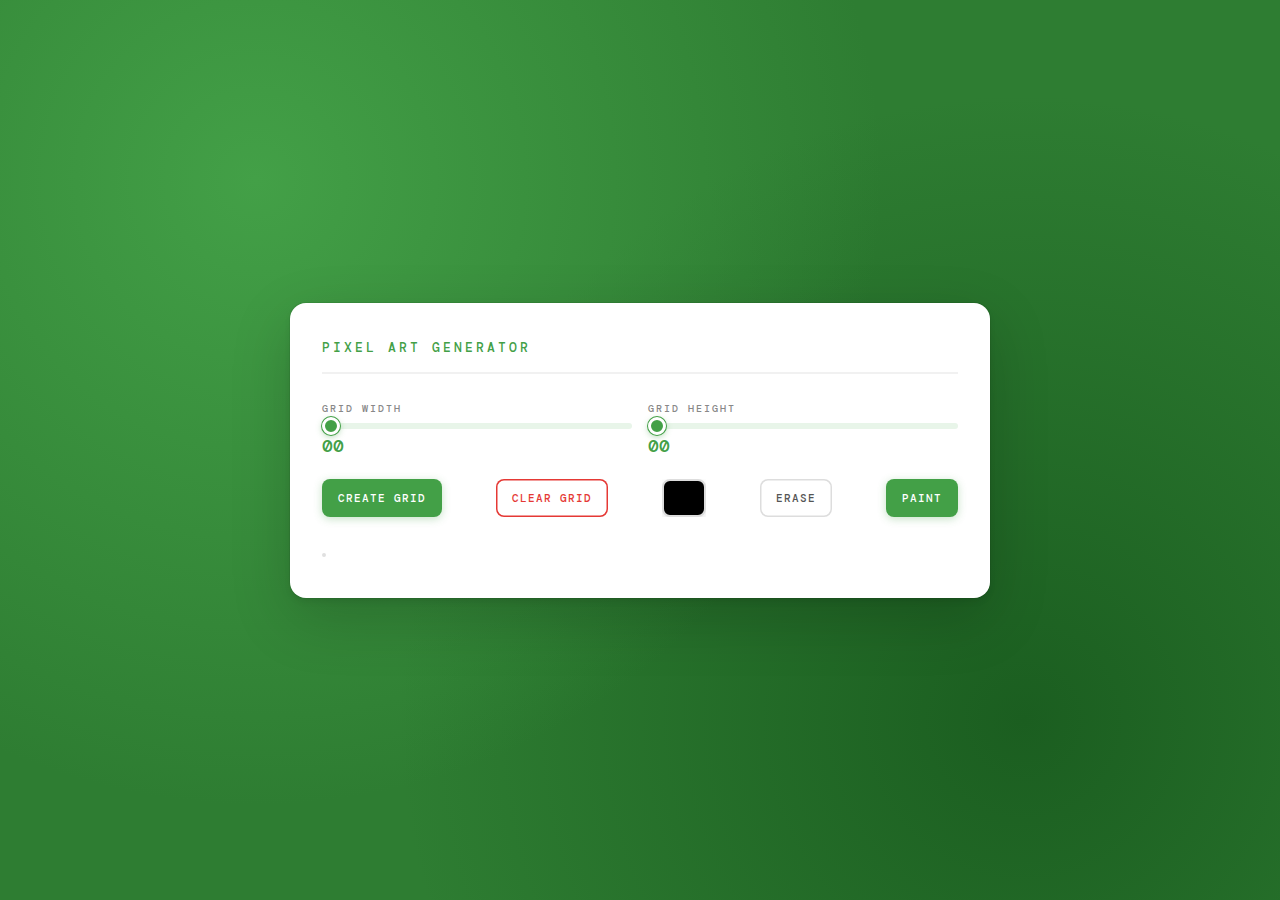
<file: grid-drawing/index.html>
<!DOCTYPE html>
<html lang="en">

<head>
    <meta charset="UTF-8">
    <meta http-equiv="X-UA-Compatible" content="IE=edge">
    <meta name="viewport" content="width=device-width, initial-scale=1.0">
    <link rel="stylesheet" href="styles.css">
    <title>#1 - Pixel Art Generator | AsmrProg</title>
</head>

<body>

    <div class="wrapper">
        <div class="options">
            <div class="opt-wrapper">
                <div class="slider">
                    <label for="width-range">Grid Width</label>
                    <input type="range" id="width-range" min="1" max="35">
                    <span id="width-value">00</span>
                </div>
                <div class="slider">
                    <label for="height-range">Grid Height</label>
                    <input type="range" id="height-range" min="1" max="35">
                    <span id="height-value">00</span>
                </div>
            </div>

            <div class="opt-wrapper">
                <button id="submit-grid">Create Grid</button>
                <button id="clear-grid">Clear Grid</button>
                <input type="color" id="color-input">
                <button id="erase-btn">Erase</button>
                <button id="paint-btn">Paint</button>
            </div>

        </div>
        <div class="container"></div>
    </div>




    <script src="index.js"></script>
</body>

</html>
</file>
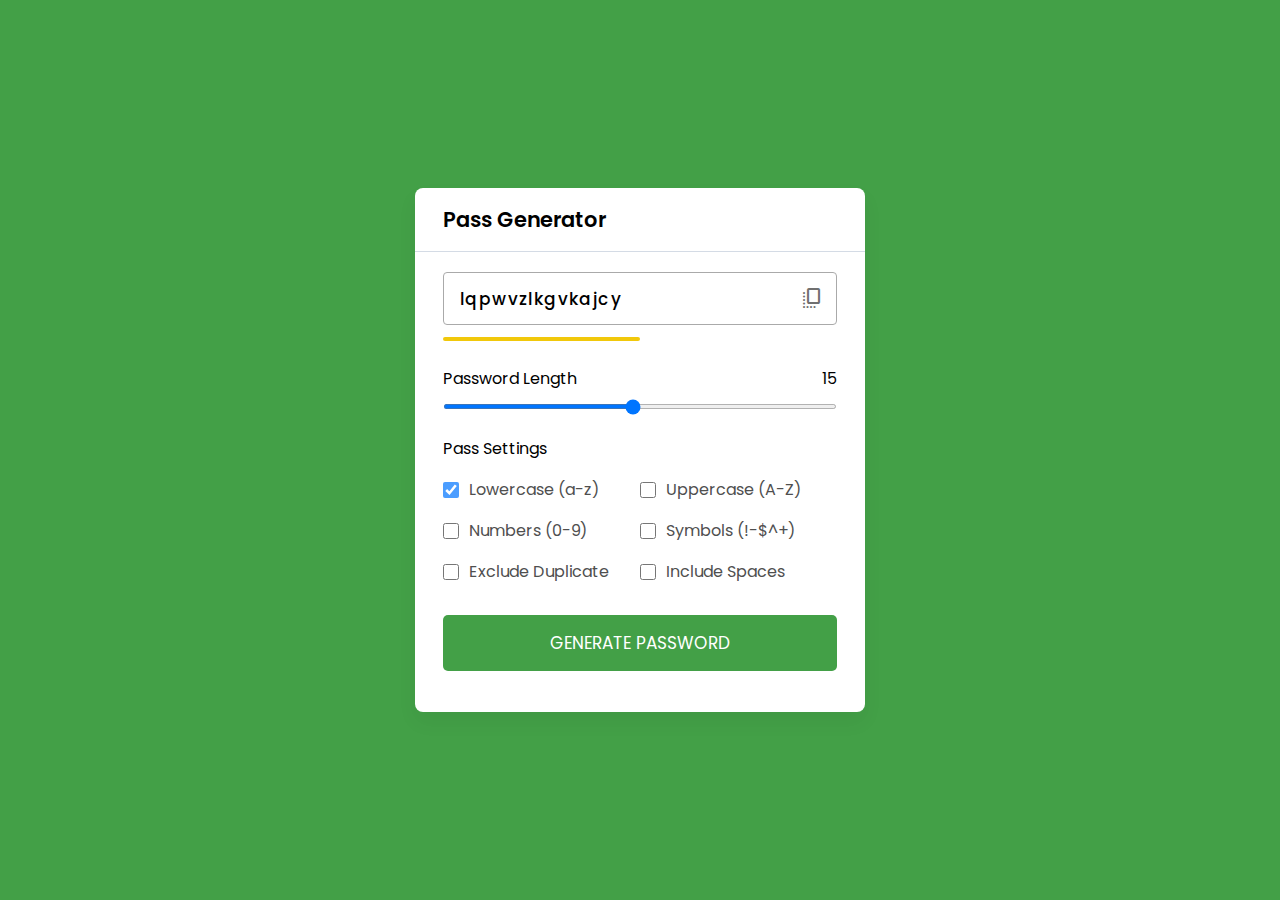
<file: Password generator/index.html>
<!DOCTYPE html>
<html lang="en">

<head>
    <meta charset="UTF-8">
    <meta http-equiv="X-UA-Compatible" content="IE=edge">
    <meta name="viewport" content="width=device-width, initial-scale=1.0">
    <link href="https://fonts.googleapis.com/css2?family=Material+Symbols+Rounded" rel="stylesheet" />
    <link rel="stylesheet" href="style.css">
    <title>#3 - Pass Generator | AsmrProg</title>
</head>

<body>

    <div class="container">
        <h2>Pass Generator</h2>
        <div class="wrapper">
            <div class="input-box">
                <input type="text" disabled>
                <span class="material-symbols-rounded">copy_all</span>
            </div>
            <div class="pass-indicator"></div>
            <div class="pass-length">
                <div class="details">
                    <label class="title">Password Length</label>
                    <span></span>
                </div>
                <input type="range" min="1" max="30" value="15" step="1">
            </div>

            <div class="pass-settings">
                <label class="title">Pass Settings</label>
                <ul class="options">
                    <li class="option">
                        <input type="checkbox" id="lowercase" checked>
                        <label for="lowercase">Lowercase (a-z)</label>
                    </li>
                    <li class="option">
                        <input type="checkbox" id="uppercase">
                        <label for="uppercase">Uppercase (A-Z)</label>
                    </li>
                    <li class="option">
                        <input type="checkbox" id="numbers">
                        <label for="numbers">Numbers (0-9)</label>
                    </li>
                    <li class="option">
                        <input type="checkbox" id="symbols">
                        <label for="symbols">Symbols (!-$^+)</label>
                    </li>
                    <li class="option">
                        <input type="checkbox" id="exc-duplicate">
                        <label for="exc-duplicate">Exclude Duplicate</label>
                    </li>
                    <li class="option">
                        <input type="checkbox" id="spaces">
                        <label for="spaces">Include Spaces</label>
                    </li>
                </ul>
            </div>



            <button class="generate-btn">Generate Password</button>

        </div>
    </div>




    <script src="script.js"></script>
</body>

</html>
</file>
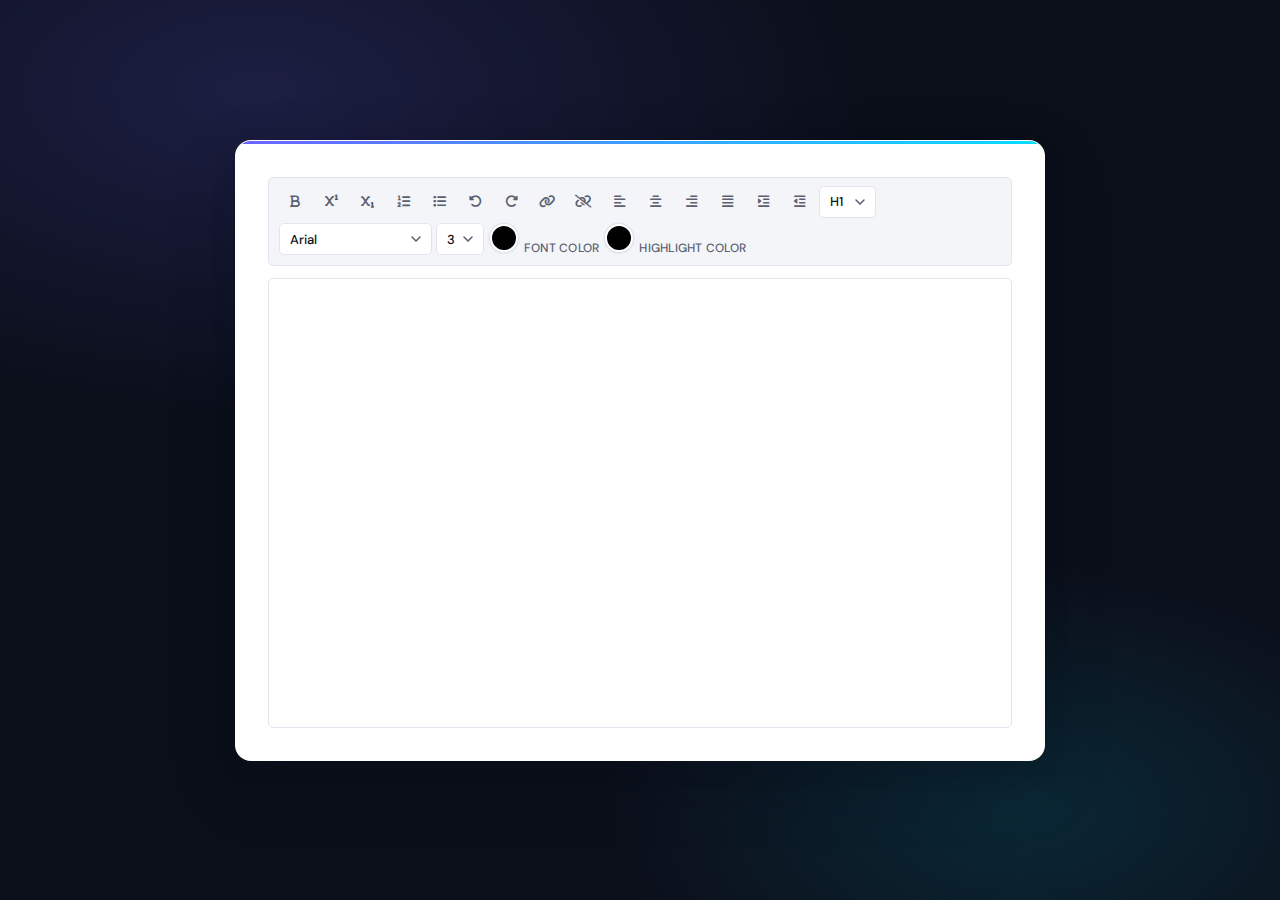
<file: Text editor/index.html>
<!DOCTYPE html>
<html lang="en">

<head>
    <meta charset="UTF-8">
    <meta http-equiv="X-UA-Compatible" content="IE=edge">
    <meta name="viewport" content="width=device-width, initial-scale=1.0">
    <link rel="stylesheet" href="https://cdnjs.cloudflare.com/ajax/libs/font-awesome/6.2.1/css/all.min.css">
    <link rel="stylesheet" href="style.css">
    <title>Online Text Editor</title>
</head>

<body>

    <div class="container">
        <div class="options">
            <button id="bold" class="option-button format">
                <i class="fa-solid fa-bold"></i>
            </button>
            <button id="superscript" class="option-button script">
                <i class="fa-solid fa-superscript"></i>
            </button>
            <button id="subscript" class="option-button script">
                <i class="fa-solid fa-subscript"></i>
            </button>

            <button id="insertOrderedList" class="option-button">
                <div class="fa-solid fa-list-ol"></div>
            </button>
            <button id="insertUnorderedList" class="option-button">
                <i class="fa-solid fa-list"></i>
            </button>

            <button id="undo" class="option-button">
                <i class="fa-solid fa-rotate-left"></i>
            </button>
            <button id="redo" class="option-button">
                <i class="fa-solid fa-rotate-right"></i>
            </button>

            <button id="createLink" class="adv-option-button">
                <i class="fa fa-link"></i>
            </button>
            <button id="unlink" class="option-button">
                <i class="fa fa-unlink"></i>
            </button>

            <button id="justifyLeft" class="option-button align">
                <i class="fa-solid fa-align-left"></i>
            </button>
            <button id="justifyCenter" class="option-button align">
                <i class="fa-solid fa-align-center"></i>
            </button>
            <button id="justifyRight" class="option-button align">
                <i class="fa-solid fa-align-right"></i>
            </button>
            <button id="justifyFull" class="option-button align">
                <i class="fa-solid fa-align-justify"></i>
            </button>
            <button id="indent" class="option-button spacing">
                <i class="fa-solid fa-indent"></i>
            </button>
            <button id="outdent" class="option-button spacing">
                <i class="fa-solid fa-outdent"></i>
            </button>
            <select id="formatBlock" class="adv-option-button">
                <option value="H1">H1</option>
                <option value="H2">H2</option>
                <option value="H3">H3</option>
                <option value="H4">H4</option>
                <option value="H5">H5</option>
                <option value="H6">H6</option>
            </select>
            <select id="fontName" class="adv-option-button"></select>
            <select id="fontSize" class="adv-option-button"></select>

            <div class="input-wrapper">
                <input type="color" id="foreColor" class="adv-option-button">
                <label for="foreColor">Font Color</label>
            </div>
            <div class="input-wrapper">
                <input type="color" id="backColor" class="adv-option-button">
                <label for="backColor">Highlight Color</label>
            </div>

        </div>
        <div id="text-input" contenteditable="true"></div>
    </div>

    <script src="script.js"></script>


</body>

</html>
</file>
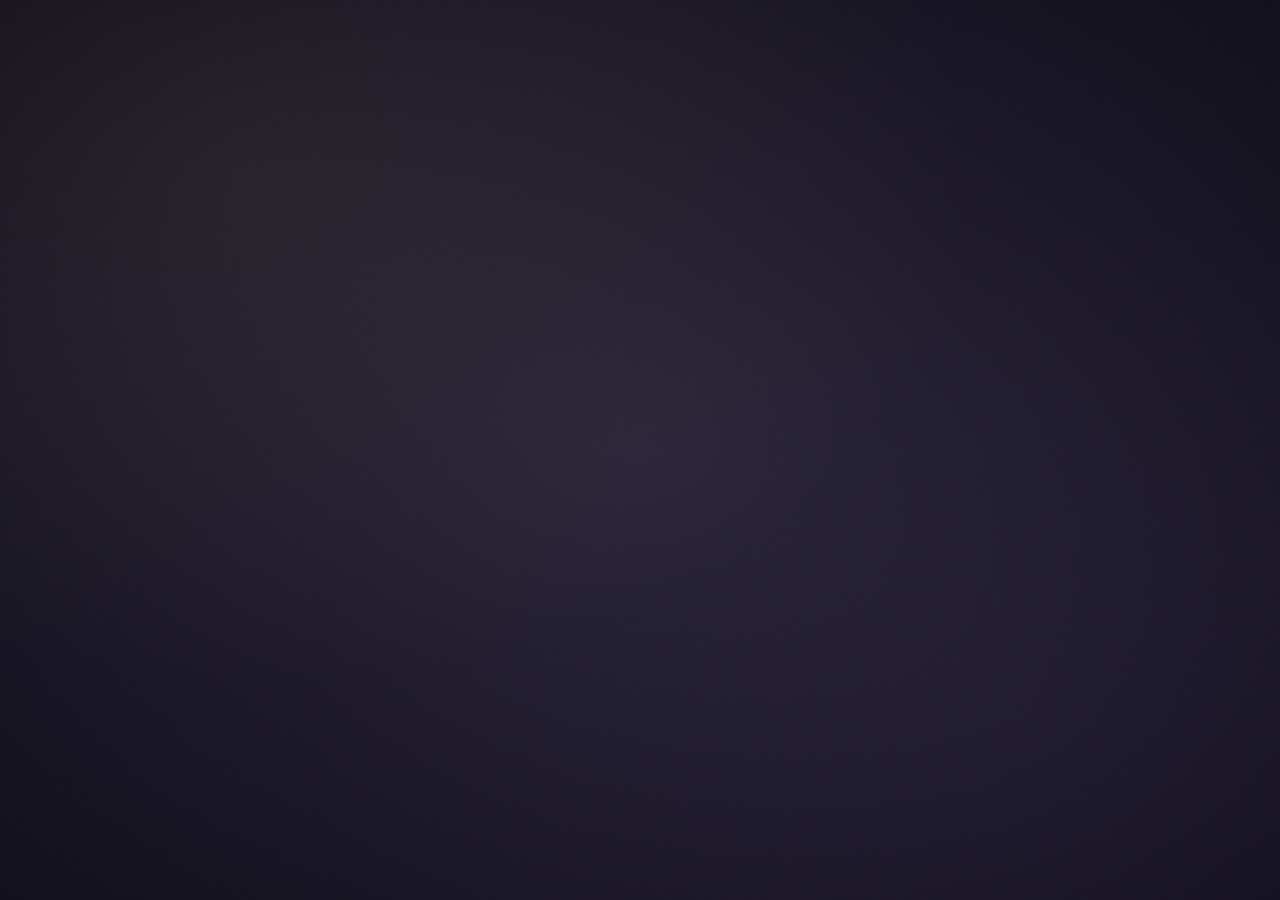
<file: xo-gaming/index.html>
<!DOCTYPE html>
<html lang="en">
<head>
    <meta charset="UTF-8">
    <meta http-equiv="X-UA-Compatible" content="IE=edge">
    <meta name="viewport" content="width=device-width, initial-scale=1.0">
    <link rel="stylesheet" href="style.css">
    <title>XO — A Game of Wit</title>
</head>
<body>

    <h1>XO</h1>
    <p id="status">Player X's turn</p>

    <div id="container">
        <div id="grid-wrapper">
            <div id="grid-inner">
                <div class="block">
                    <div id="box1" class="box top left">
                        <span data-player="none" onclick="play(this)">&nbsp;</span>
                    </div>
                    <div id="box2" class="box top">
                        <span data-player="none" onclick="play(this)">&nbsp;</span>
                    </div>
                    <div id="box3" class="box top right">
                        <span data-player="none" onclick="play(this)">&nbsp;</span>
                    </div>
                </div>
                <div class="block">
                    <div id="box4" class="box left">
                        <span data-player="none" onclick="play(this)">&nbsp;</span>
                    </div>
                    <div id="box5" class="box">
                        <span data-player="none" onclick="play(this)">&nbsp;</span>
                    </div>
                    <div id="box6" class="box right">
                        <span data-player="none" onclick="play(this)">&nbsp;</span>
                    </div>
                </div>
                <div class="block">
                    <div id="box7" class="box bottom left">
                        <span data-player="none" onclick="play(this)">&nbsp;</span>
                    </div>
                    <div id="box8" class="box bottom">
                        <span data-player="none" onclick="play(this)">&nbsp;</span>
                    </div>
                    <div id="box9" class="box bottom right">
                        <span data-player="none" onclick="play(this)">&nbsp;</span>
                    </div>
                </div>
            </div>
        </div>
    </div>

    <div id="scoreboard">
        <div class="score-item">
            <span class="score-label">Player X</span>
            <span class="score-value" id="score-x">0</span>
        </div>
        <div class="score-divider"></div>
        <div class="score-item">
            <span class="score-label">Draws</span>
            <span class="score-value" id="score-draw">0</span>
        </div>
        <div class="score-divider"></div>
        <div class="score-item">
            <span class="score-label">Player O</span>
            <span class="score-value" id="score-o">0</span>
        </div>
    </div>

    <script src="index.js"></script>
</body>
</html>
</file>
<file: grid-drawing/styles.css>
@import url('https://fonts.googleapis.com/css2?family=DM+Mono:wght@400;500&display=swap');

* {
    padding: 0;
    margin: 0;
    box-sizing: border-box;
    font-family: 'DM Mono', monospace;
}

body {
    background-color: #2e7d32;
    background-image:
        radial-gradient(circle at 20% 20%, #43a047 0%, transparent 50%),
        radial-gradient(circle at 80% 80%, #1b5e20 0%, transparent 50%);
    min-height: 100vh;
    display: flex;
    align-items: center;
    justify-content: center;
    padding: 20px;
}

.wrapper {
    background-color: #fff;
    width: min(80vmin, 700px);
    padding: 36px 32px;
    border-radius: 16px;
    box-shadow:
        0 4px 6px rgba(0,0,0,0.07),
        0 20px 60px rgba(0,0,0,0.18),
        0 0 0 1px rgba(0,0,0,0.05);
}

/* ── Title ── */
.wrapper::before {
    content: 'Pixel Art Generator';
    display: block;
    font-size: 13px;
    font-weight: 500;
    letter-spacing: 3px;
    text-transform: uppercase;
    color: #43a047;
    margin-bottom: 28px;
    padding-bottom: 16px;
    border-bottom: 2px solid #f1f1f1;
}

/* ── Sliders ── */
.opt-wrapper {
    display: flex;
    justify-content: space-between;
    margin-bottom: 24px;
    gap: 16px;
}

.slider {
    flex: 1;
    display: flex;
    flex-direction: column;
    gap: 8px;
}

label {
    display: block;
    font-size: 10px;
    font-weight: 500;
    letter-spacing: 2px;
    text-transform: uppercase;
    color: #888;
}

input[type="range"] {
    -webkit-appearance: none;
    appearance: none;
    width: 100%;
    height: 6px;
    background: #e8f5e9;
    border-radius: 99px;
    outline: none;
    cursor: pointer;
}

input[type="range"]::-webkit-slider-thumb {
    -webkit-appearance: none;
    width: 18px;
    height: 18px;
    border-radius: 50%;
    background: #43a047;
    border: 3px solid #fff;
    box-shadow: 0 0 0 1px #43a047, 0 2px 6px rgba(67,160,71,0.4);
    transition: transform 0.15s, box-shadow 0.15s;
}

input[type="range"]::-webkit-slider-thumb:hover {
    transform: scale(1.15);
    box-shadow: 0 0 0 1px #43a047, 0 4px 12px rgba(67,160,71,0.5);
}

input[type="range"]::-moz-range-thumb {
    width: 18px;
    height: 18px;
    border-radius: 50%;
    background: #43a047;
    border: 3px solid #fff;
    box-shadow: 0 0 0 1px #43a047;
    cursor: pointer;
}

span {
    font-size: 18px;
    font-weight: 500;
    color: #43a047;
    line-height: 1;
}

/* ── Controls row ── */
.optw-wrapper {
    display: flex;
    align-items: center;
    gap: 8px;
    margin-bottom: 24px;
    flex-wrap: wrap;
}

button {
    background-color: #43a047;
    border: none;
    border-radius: 8px;
    padding: 9px 16px;
    color: #fff;
    font-size: 11px;
    font-weight: 500;
    letter-spacing: 1px;
    text-transform: uppercase;
    cursor: pointer;
    transition: background 0.15s, transform 0.1s, box-shadow 0.15s;
    box-shadow: 0 2px 8px rgba(67,160,71,0.3);
}

button:hover {
    background-color: #388e3c;
    box-shadow: 0 4px 14px rgba(67,160,71,0.45);
}

button:active {
    transform: scale(0.96);
    box-shadow: none;
}

#clear-grid {
    background-color: #fff;
    color: #e53935;
    box-shadow: inset 0 0 0 1.5px #e53935;
}

#clear-grid:hover {
    background-color: #fff5f5;
    box-shadow: inset 0 0 0 1.5px #e53935, 0 4px 14px rgba(229,57,53,0.2);
}

#erase-btn {
    background-color: #fff;
    color: #555;
    box-shadow: inset 0 0 0 1.5px #ddd;
}

#erase-btn:hover {
    background-color: #f9f9f9;
    box-shadow: inset 0 0 0 1.5px #bbb;
}

button.active {
    outline: 3px solid #1b5e20;
    outline-offset: 2px;
}

/* ── Color input ── */
input[type="color"] {
    -webkit-appearance: none;
    -moz-appearance: none;
    appearance: none;
    background-color: transparent;
    width: 44px;
    height: 38px;
    border: none;
    cursor: pointer;
    padding: 0;
}

input[type="color"]::-webkit-color-swatch-wrapper { padding: 0; }

input[type="color"]::-webkit-color-swatch {
    border-radius: 8px;
    border: 2px solid #ddd;
    box-shadow: 0 2px 6px rgba(0,0,0,0.1);
    transition: box-shadow 0.15s;
}

input[type="color"]:hover::-webkit-color-swatch {
    box-shadow: 0 4px 12px rgba(0,0,0,0.2);
}

input[type="color"]::-moz-color-swatch {
    border-radius: 8px;
    border: 2px solid #ddd;
}

/* ── Grid ── */
.container {
    border: 2px solid #e0e0e0;
    border-radius: 8px;
    overflow: hidden;
    display: inline-block;
    box-shadow: inset 0 2px 8px rgba(0,0,0,0.05);
    line-height: 0;
}

.gridRow {
    display: flex;
}

.gridCol {
    height: 1em;
    width: 1em;
    border-right: 1px solid #ececec;
    border-bottom: 1px solid #ececec;
    transition: filter 0.05s;
    cursor: crosshair;
}

.gridCol:hover {
    filter: brightness(0.85);
}

.gridRow:last-child .gridCol { border-bottom: none; }
.gridCol:last-child { border-right: none; }

/* ── Responsive ── */
@media only screen and (max-width: 768px) {
    .wrapper {
        padding: 24px 20px;
        width: 95vw;
    }
    .opt-wrapper {
        flex-direction: column;
    }
    .gridCol {
        height: 0.8em;
        width: 0.8em;
    }
    button {
        padding: 8px 12px;
        font-size: 10px;
    }
}
</file>
<file: Password generator/style.css>
@import url('https://fonts.googleapis.com/css2?family=Poppins:wght@400;500;600&display=swap');

*{
    margin: 0;
    padding: 0;
    box-sizing: border-box;
    font-family: 'Poppins', sans-serif;
}

body{
    display: flex;
    align-items: center;
    justify-content: center;
    min-height: 100vh;
    background: #43A047;
}

.container{
    width: 450px;
    background: #fff;
    border-radius: 8px;
    box-shadow: 0 10px 20px rgba(0, 0, 0, 0.05);
}

.container h2{
    font-weight: 600;
    font-size: 1.31rem;
    padding: 1rem 1.75rem;
    border-bottom: 1px solid #d4dbe5;
}

.wrapper{
    margin: 1.25rem 1.75rem;
}

.wrapper .input-box{
    position: relative;
}

.input-box input{
    width: 100%;
    height: 53px;
    color: #000;
    background: none;
    font-size: 1.06rem;
    font-weight: 500;
    border-radius: 4px;
    letter-spacing: 1.4px;
    border: 1px solid #aaa;
    padding: 0 2.85rem 0 1rem;
}

.input-box span{
    position: absolute;
    right: 13px;
    cursor: pointer;
    line-height: 53px;
    color: #707070;
}

.input-box span:hover{
    color: #43A047 !important;
}

.wrapper .pass-indicator{
    width: 100%;
    height: 4px;
    position: relative;
    margin-top: 0.75rem;
    border-radius: 25px;
}

.pass-indicator::before{
    position: absolute;
    content: "";
    height: 100%;
    width: 50%;
    border-radius: inherit;
    transition: width 0.3s ease;
}

.pass-indicator#weak::before{
    width: 20%;
    background: #e64a4a;
}

.pass-indicator#medium::before{
    width: 50%;
    background: #f1c80b;
}

.pass-indicator#strong::before{
    width: 100%;
    background: #43A047;
}

.wrapper .pass-length{
    margin: 1.56rem 0 1.25rem;
}

.pass-length .details{
    display: flex;
    justify-content: space-between;
}

.pass-length input{
    width: 100%;
    height: 5px;
}

.pass-settings .options{
    display: flex;
    list-style: none;
    flex-wrap: wrap;
    margin-top: 1rem;
}

.pass-settings .options .option{
    display: flex;
    align-items: center;
    margin-bottom: 1rem;
    width: calc(100% / 2);
}

.options .option:first-child{
    pointer-events: none;
}

.options .option:first-child input{
    opacity: 0.7;
}

.options .option input{
    height: 16px;
    width: 16px;
    cursor: pointer;
}

.options .option label{
    cursor: pointer;
    color: #4f4f4f;
    padding-left: 0.63rem;
}

.wrapper .generate-btn{
    width: 100%;
    color: #fff;
    border: none;
    outline: none;
    cursor: pointer;
    background: #43A047;
    font-size: 1.06rem;
    padding: 0.94rem 0;
    border-radius: 5px;
    text-transform: uppercase;
    margin: 0.94rem 0 1.3rem;
}
</file>
<file: xo-gaming/style.css>
@import url('https://fonts.googleapis.com/css2?family=Cormorant+Garamond:wght@300;400;600&family=Cinzel:wght@400;700&display=swap');

:root {
    --gold: #c9a96e;
    --gold-light: #e8d5a3;
    --gold-dark: #9a7a45;
    --ink: #1a1a24;
    --ink-light: #2e2e3e;
    --cream: #f5f0e8;
    --silver: #a8a8b8;
    --shadow-deep: 0 25px 80px rgba(0,0,0,0.45);
    --shadow-gold: 0 0 40px rgba(201,169,110,0.25);
}

* {
    margin: 0;
    padding: 0;
    box-sizing: border-box;
}

body {
    background: var(--ink);
    color: var(--cream);
    font-family: 'Cormorant Garamond', Georgia, serif;
    text-align: center;
    min-height: 100vh;
    display: flex;
    flex-direction: column;
    align-items: center;
    justify-content: center;
    overflow: hidden;
    position: relative;
}

body::before {
    content: '';
    position: fixed;
    inset: 0;
    background:
        radial-gradient(ellipse at 20% 20%, rgba(201,169,110,0.08) 0%, transparent 50%),
        radial-gradient(ellipse at 80% 80%, rgba(100,80,160,0.08) 0%, transparent 50%),
        radial-gradient(ellipse at 50% 50%, rgba(40,35,55,1) 0%, rgba(18,15,28,1) 100%);
    z-index: -2;
}

body::after {
    content: '';
    position: fixed;
    inset: 0;
    background-image: url("data:image/svg+xml,%3Csvg viewBox='0 0 256 256' xmlns='http://www.w3.org/2000/svg'%3E%3Cfilter id='noise'%3E%3CfeTurbulence type='fractalNoise' baseFrequency='0.9' numOctaves='4' stitchTiles='stitch'/%3E%3C/filter%3E%3Crect width='100%25' height='100%25' filter='url(%23noise)' opacity='0.04'/%3E%3C/svg%3E");
    opacity: 0.4;
    z-index: -1;
    pointer-events: none;
}

h1 {
    font-family: 'Cinzel', serif;
    font-size: 1.1rem;
    font-weight: 400;
    letter-spacing: 0.5em;
    color: var(--gold);
    text-transform: uppercase;
    margin-bottom: 0.4rem;
    opacity: 0;
    animation: fadeDown 0.8s 0.2s forwards;
}

h1::before,
h1::after {
    content: '—';
    margin: 0 1rem;
    opacity: 0.5;
}

#status {
    font-family: 'Cormorant Garamond', serif;
    font-size: 1rem;
    color: var(--silver);
    letter-spacing: 0.2em;
    font-style: italic;
    margin-bottom: 2.5rem;
    min-height: 1.5rem;
    opacity: 0;
    animation: fadeDown 0.8s 0.4s forwards;
}

#container {
    margin: 0 auto;
    text-align: center;
    position: relative;
    opacity: 0;
    animation: fadeUp 0.8s 0.5s forwards;
}

#grid-wrapper {
    display: inline-block;
    position: relative;
    padding: 3px;
    background: linear-gradient(135deg, var(--gold-dark), var(--gold-light), var(--gold-dark));
    border-radius: 6px;
    box-shadow: var(--shadow-deep), var(--shadow-gold);
}

/* Star above grid */
#grid-wrapper::before {
    content: '✦';
    position: absolute;
    font-size: 8px;
    color: var(--gold);
    opacity: 0.7;
    top: -18px;
    left: 50%;
    transform: translateX(-50%);
}

/* Star below grid — sits outside the wrapper, not overlapping scoreboard */
#grid-wrapper::after {
    content: '✦';
    position: absolute;
    font-size: 8px;
    color: var(--gold);
    opacity: 0.7;
    bottom: -18px;
    left: 50%;
    transform: translateX(-50%);
}

#grid-inner {
    background: var(--ink-light);
    border-radius: 4px;
    display: inline-block;
    padding: 2px;
    font-size: 0;
}

.block {
    display: block;
    font-size: 0;
}

.box {
    display: inline-block;
    border: 1px solid rgba(201,169,110,0.35);
    width: 110px;
    height: 110px;
    text-align: center;
    box-sizing: border-box;
    padding: 0;
    position: relative;
    background: transparent;
    cursor: pointer;
    transition: background 0.2s ease;
    vertical-align: top;
}

.box::after {
    content: '';
    position: absolute;
    inset: 6px;
    border-radius: 2px;
    background: transparent;
    transition: background 0.2s ease;
    pointer-events: none;
}

.box:hover::after {
    background: rgba(201,169,110,0.06);
}

.activeBox {
    background: rgba(201,169,110,0.08) !important;
}

.box.top    { border-top: none; }
.box.bottom { border-bottom: none; }
.box.left   { border-left: none; }
.box.right  { border-right: none; }

/* KEY FIX: scope to .box span only, not all spans on the page */
.box span {
    position: absolute;
    font-size: 62px;
    font-family: 'Cinzel', serif;
    font-weight: 700;
    text-align: center;
    height: 80px;
    width: 80px;
    line-height: 80px;
    top: 50%;
    left: 50%;
    transform: translate(-50%, -50%);
    margin: 0;
    padding: 0;
    color: var(--silver);
    animation: markAppear 0.3s cubic-bezier(0.34, 1.56, 0.64, 1);
}

.box span.x-mark {
    color: var(--gold);
    text-shadow: 0 0 30px rgba(201,169,110,0.5);
}

.box span.o-mark {
    color: var(--silver);
    text-shadow: 0 0 30px rgba(168,168,184,0.4);
}

@keyframes markAppear {
    from { transform: translate(-50%, -50%) scale(0.3); opacity: 0; }
    to   { transform: translate(-50%, -50%) scale(1);   opacity: 1; }
}

/* ─── Scoreboard ─── */
#scoreboard {
    display: flex;
    align-items: center;
    gap: 3rem;
    justify-content: center;
    margin-top: 2.8rem;
    opacity: 0;
    animation: fadeUp 0.8s 0.7s forwards;
}

.score-item {
    display: flex;
    flex-direction: column;
    align-items: center;
    gap: 4px;
}

.score-label {
    font-family: 'Cinzel', serif;
    font-size: 0.58rem;
    letter-spacing: 0.32em;
    color: var(--gold-dark);
    text-transform: uppercase;
    /* No position: absolute, no width/height overrides */
}

.score-value {
    font-family: 'Cormorant Garamond', serif;
    font-size: 2rem;
    font-weight: 300;
    color: var(--cream);
    line-height: 1;
}

.score-divider {
    width: 1px;
    height: 40px;
    background: linear-gradient(to bottom, transparent, rgba(201,169,110,0.4), transparent);
    flex-shrink: 0;
}

/* ─── Alert / Popup ─── */
.alert {
    display: inline-flex;
    flex-direction: column;
    align-items: center;
    justify-content: center;
    gap: 14px;
    background: var(--ink-light);
    position: fixed;
    z-index: 100;
    border-radius: 6px;
    box-shadow: var(--shadow-deep), 0 0 0 1px rgba(201,169,110,0.4), var(--shadow-gold);
    animation: alertAppear 0.5s cubic-bezier(0.34, 1.56, 0.64, 1) forwards;
    padding: 40px 50px;
    top: 50%;
    left: 50%;
    transform: translate(-50%, -50%);
    min-width: 280px;
}

.alert::before {
    content: '';
    position: absolute;
    inset: -1px;
    border-radius: 7px;
    background: linear-gradient(135deg, var(--gold-dark), transparent 40%, var(--gold-dark));
    z-index: -1;
}

.alert-title {
    font-family: 'Cinzel', serif;
    font-size: 0.7rem;
    letter-spacing: 0.4em;
    color: var(--gold);
    text-transform: uppercase;
}

.alert-message {
    font-family: 'Cormorant Garamond', serif;
    font-size: 1.8rem;
    font-weight: 300;
    color: var(--cream);
    font-style: italic;
}

@keyframes alertAppear {
    from { opacity: 0; transform: translate(-50%, -50%) scale(0.85); }
    to   { opacity: 1; transform: translate(-50%, -50%) scale(1); }
}

.overlay {
    position: fixed;
    inset: 0;
    background: rgba(10,8,18,0.72);
    backdrop-filter: blur(4px);
    z-index: 90;
    animation: fadeIn 0.4s forwards;
}

button {
    font-family: 'Cinzel', serif;
    font-size: 0.65rem;
    letter-spacing: 0.3em;
    text-transform: uppercase;
    background: transparent;
    border: 1px solid rgba(201,169,110,0.5);
    color: var(--gold);
    padding: 10px 28px;
    border-radius: 3px;
    cursor: pointer;
    transition: background 0.2s, color 0.2s, border-color 0.2s, box-shadow 0.2s;
    outline: none;
}

button:hover {
    background: var(--gold);
    color: var(--ink);
    border-color: var(--gold);
    box-shadow: 0 0 20px rgba(201,169,110,0.3);
}

button:focus {
    background: var(--gold-light);
    color: var(--ink);
    border-color: var(--gold-light);
}

@keyframes fadeDown {
    from { opacity: 0; transform: translateY(-12px); }
    to   { opacity: 1; transform: translateY(0); }
}

@keyframes fadeUp {
    from { opacity: 0; transform: translateY(12px); }
    to   { opacity: 1; transform: translateY(0); }
}

@keyframes fadeIn {
    from { opacity: 0; }
    to   { opacity: 1; }
}
</file>
<file: Text editor/style.css>
@import url('https://fonts.googleapis.com/css2?family=DM+Sans:ital,opsz,wght@0,9..40,300;0,9..40,400;0,9..40,500;0,9..40,600;1,9..40,300&family=DM+Mono:wght@400;500&display=swap');

/* ─── Reset & Tokens ────────────────────────────────────────────────────────── */
*, *::before, *::after {
    padding: 0;
    margin: 0;
    box-sizing: border-box;
}

:root {
    --bg:         #0b0f1a;
    --surface:    #ffffff;
    --surface-2:  #f4f5f8;
    --border:     #e2e5ed;
    --border-focus: #6c63ff;
    --text-primary:   #0d1117;
    --text-secondary: #5a6070;
    --accent:     #6c63ff;
    --accent-soft:#ede9ff;
    --active-bg:  #edeaff;
    --active-ring:#c8c0ff;
    --shadow-sm:  0 1px 3px rgba(0,0,0,.07), 0 1px 2px rgba(0,0,0,.04);
    --shadow-md:  0 4px 16px rgba(0,0,0,.08), 0 2px 6px rgba(0,0,0,.05);
    --shadow-lg:  0 24px 64px rgba(11,15,26,.22), 0 8px 24px rgba(11,15,26,.1);
    --radius-sm:  5px;
    --radius-md:  10px;
    --radius-lg:  16px;
    --font-ui:    'DM Sans', system-ui, sans-serif;
    --font-mono:  'DM Mono', monospace;
    --transition: 150ms cubic-bezier(.4, 0, .2, 1);
}

/* ─── Body ──────────────────────────────────────────────────────────────────── */
body {
    background-color: var(--bg);
    background-image:
        radial-gradient(ellipse 80% 60% at 20% 10%, rgba(108,99,255,.18) 0%, transparent 60%),
        radial-gradient(ellipse 60% 50% at 80% 90%, rgba(6,220,253,.12) 0%, transparent 55%);
    min-height: 100vh;
    display: grid;
    place-items: center;
    font-family: var(--font-ui);
}

/* ─── Container ─────────────────────────────────────────────────────────────── */
.container {
    background-color: var(--surface);
    width: min(90vmin, 860px);
    padding: 36px 32px 32px;
    border-radius: var(--radius-lg);
    box-shadow: var(--shadow-lg);
    border: 1px solid rgba(255,255,255,.06);
    position: relative;
    overflow: hidden;
}

/* Subtle top accent bar */
.container::before {
    content: '';
    position: absolute;
    inset: 0 0 auto 0;
    height: 3px;
    background: linear-gradient(90deg, var(--accent) 0%, #06dcfd 100%);
    border-radius: var(--radius-lg) var(--radius-lg) 0 0;
}

/* ─── Toolbar ───────────────────────────────────────────────────────────────── */
.options {
    display: flex;
    flex-wrap: wrap;
    align-items: center;
    gap: 4px;
    padding: 8px 10px;
    background: var(--surface-2);
    border: 1px solid var(--border);
    border-radius: var(--radius-sm);
    margin-bottom: 2px;
}

/* Divider utility — add <span class="divider"> between groups */
.options .divider {
    width: 1px;
    height: 20px;
    background: var(--border);
    margin: 0 6px;
    flex-shrink: 0;
}

/* ─── Toolbar Buttons ───────────────────────────────────────────────────────── */
button {
    width: 32px;
    height: 32px;
    display: grid;
    place-items: center;
    border-radius: var(--radius-sm);
    border: none;
    background: transparent;
    color: var(--text-secondary);
    cursor: pointer;
    transition: background var(--transition), color var(--transition), box-shadow var(--transition);
    font-family: var(--font-ui);
    font-size: 13px;
    font-weight: 500;
    outline: none;
    position: relative;
}

button:hover {
    background: var(--surface);
    color: var(--text-primary);
    box-shadow: var(--shadow-sm);
}

button:focus-visible {
    box-shadow: 0 0 0 2px var(--accent);
}

button:active {
    transform: scale(.93);
}

/* ─── Select ────────────────────────────────────────────────────────────────── */
select {
    padding: 5px 28px 5px 10px;
    border: 1px solid var(--border);
    border-radius: var(--radius-sm);
    background: var(--surface) url("data:image/svg+xml,%3Csvg xmlns='http://www.w3.org/2000/svg' width='10' height='6' viewBox='0 0 10 6'%3E%3Cpath d='M1 1l4 4 4-4' stroke='%235a6070' stroke-width='1.5' fill='none' stroke-linecap='round'/%3E%3C/svg%3E") no-repeat right 10px center;
    -webkit-appearance: none;
    appearance: none;
    cursor: pointer;
    font-family: var(--font-ui);
    font-size: 13px;
    font-weight: 500;
    color: var(--text-primary);
    transition: border-color var(--transition), box-shadow var(--transition);
    height: 32px;
    line-height: 1;
}

select:focus {
    outline: none;
    border-color: var(--border-focus);
    box-shadow: 0 0 0 3px rgba(108,99,255,.15);
}

/* ─── Labels ────────────────────────────────────────────────────────────────── */
.options label {
    font-family: var(--font-ui);
    font-size: 12px;
    font-weight: 500;
    color: var(--text-secondary);
    letter-spacing: .02em;
    text-transform: uppercase;
}

/* ─── Color Picker ──────────────────────────────────────────────────────────── */
input[type="color"] {
    -webkit-appearance: none;
    appearance: none;
    background: transparent;
    width: 32px;
    height: 32px;
    border: none;
    cursor: pointer;
    border-radius: var(--radius-sm);
    padding: 2px;
}

input[type="color"]::-webkit-color-swatch-wrapper {
    padding: 0;
}

input[type="color"]::-webkit-color-swatch {
    border-radius: 50%;
    border: 2px solid var(--surface);
    box-shadow: 0 0 0 1.5px var(--border), var(--shadow-sm);
    transition: box-shadow var(--transition);
}

input[type="color"]::-moz-color-swatch {
    border-radius: 50%;
    border: 2px solid var(--surface);
    box-shadow: 0 0 0 1.5px var(--border);
}

input[type="color"]:hover::-webkit-color-swatch {
    box-shadow: 0 0 0 2px var(--accent), var(--shadow-sm);
}

/* ─── Text Area ─────────────────────────────────────────────────────────────── */
#text-input {
    margin-top: 12px;
    border: 1px solid var(--border);
    border-radius: var(--radius-sm);
    padding: 20px 22px;
    height: 50vh;
    min-height: 240px;
    font-family: var(--font-mono);
    font-size: 14px;
    line-height: 1.75;
    color: var(--text-primary);
    background: var(--surface);
    resize: vertical;
    transition: border-color var(--transition), box-shadow var(--transition);
    width: 100%;
    display: block;
    outline: none;
}

#text-input:focus {
    border-color: var(--border-focus);
    box-shadow: 0 0 0 3px rgba(108,99,255,.12), var(--shadow-sm);
}

#text-input::placeholder {
    color: #b0b7c5;
}

/* Scrollbar */
#text-input::-webkit-scrollbar        { width: 6px; }
#text-input::-webkit-scrollbar-track  { background: transparent; }
#text-input::-webkit-scrollbar-thumb  { background: var(--border); border-radius: 99px; }
#text-input::-webkit-scrollbar-thumb:hover { background: #c4c8d4; }

/* ─── Active / Pressed State ────────────────────────────────────────────────── */
.active,
button.active {
    background-color: var(--active-bg);
    color: var(--accent);
    box-shadow: inset 0 0 0 1px var(--active-ring);
}

/* ─── Responsive ────────────────────────────────────────────────────────────── */
@media (max-width: 480px) {
    .container {
        width: 96vw;
        padding: 24px 16px 20px;
    }

    .options {
        gap: 3px;
        padding: 6px 8px;
    }
}
</file>
